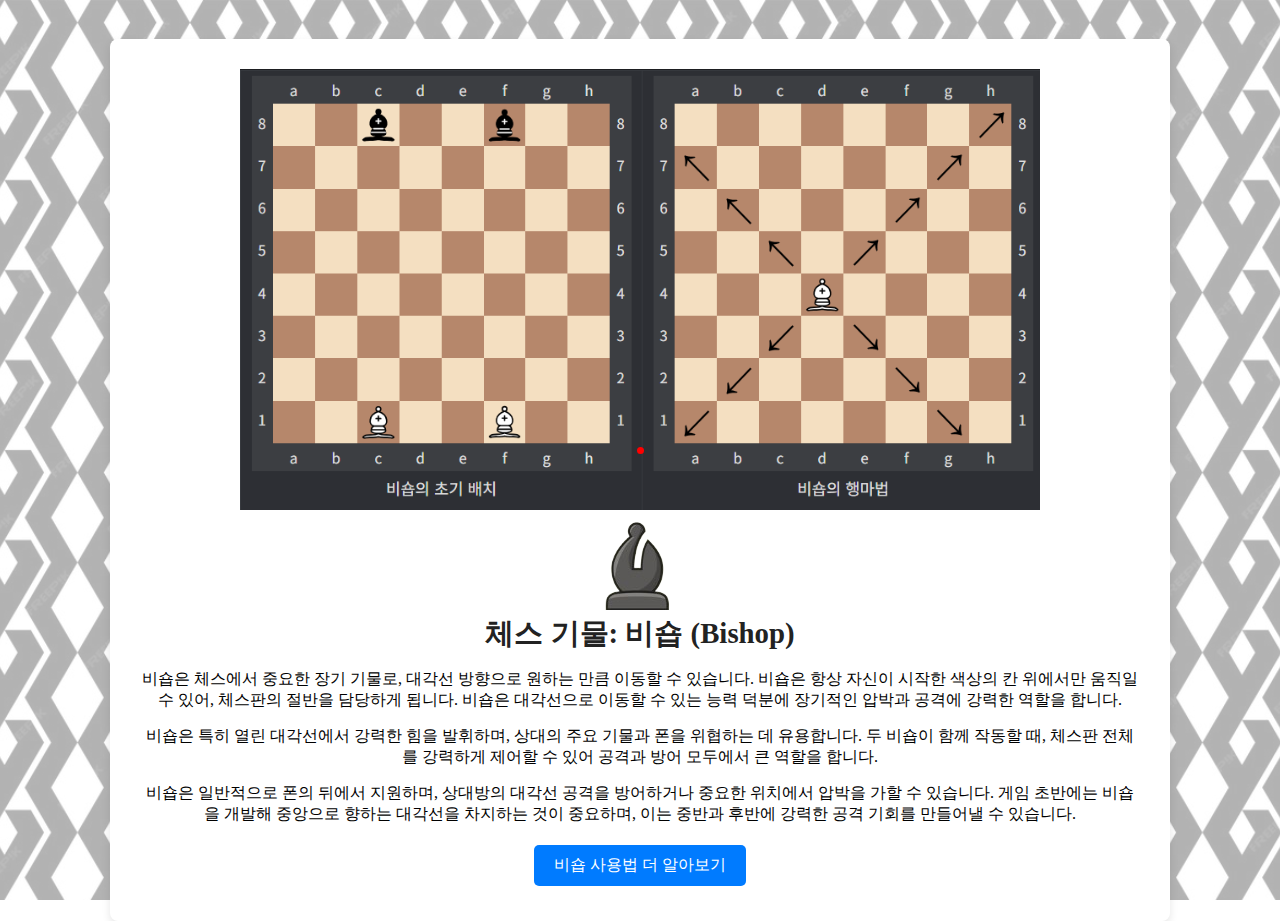
<file: sub_html/Chess_piece/bishop.html>
<!DOCTYPE html>
<html lang="ko">
<head>
    <meta charset="UTF-8">
    <meta http-equiv="X-UA-Compatible" content="IE=edge">
    <meta name="viewport" content="width=device-width, initial-scale=1.0">
    <title>체스 비숍 소개</title>
    <link rel="stylesheet" href="../../CSS/css/Chess.css">
    <link rel="stylesheet" href="../../CSS/css/Chess_Piece.css">
</head>
<body>
    <div class="bg" style="height: inherit;"></div>
    <div class="container" style="margin-top: 90px;">
        <img src="/img/chess_Img/Learn more/bishop.png" alt=""> <br>
        <img src="/img/chess_Img/bishop_split_transparent.png" alt="체스 비숍">
        <h1>체스 기물: 비숍 (Bishop)</h1>
        <p>비숍은 체스에서 중요한 장기 기물로, 대각선 방향으로 원하는 만큼 이동할 수 있습니다. 비숍은 항상 자신이 시작한 색상의 칸 위에서만 움직일 수 있어, 체스판의 절반을 담당하게 됩니다. 비숍은 대각선으로 이동할 수 있는 능력 덕분에 장기적인 압박과 공격에 강력한 역할을 합니다.</p>
        <p>비숍은 특히 열린 대각선에서 강력한 힘을 발휘하며, 상대의 주요 기물과 폰을 위협하는 데 유용합니다. 두 비숍이 함께 작동할 때, 체스판 전체를 강력하게 제어할 수 있어 공격과 방어 모두에서 큰 역할을 합니다.</p>
        <p>비숍은 일반적으로 폰의 뒤에서 지원하며, 상대방의 대각선 공격을 방어하거나 중요한 위치에서 압박을 가할 수 있습니다. 게임 초반에는 비숍을 개발해 중앙으로 향하는 대각선을 차지하는 것이 중요하며, 이는 중반과 후반에 강력한 공격 기회를 만들어낼 수 있습니다.</p>
        <a href="https://www.chess.com/learn-how-to-play-chess" target="_blank" class="btn">비숍 사용법 더 알아보기</a>
    </div>

    <div class="custom-cursor" id="cursor"></div>


    <!-- 스크립트: 마우스 움직임에 따른 체스 기물 생성 -->
    <script>
        const cursor = document.getElementById('cursor');


        // 마우스 클릭 시 포인터 색상 변경
        document.addEventListener('mousedown', () => {
            cursor.style.backgroundColor = '#00ff00'; // 클릭 시 색상: 초록색
        });

        // 마우스 클릭 해제 시 원래 색상으로 돌아감
        document.addEventListener('mouseup', () => {
            cursor.style.backgroundColor = '#ff0000'; // 기본 색상: 빨간색
        });


        document.addEventListener('mousemove', (e) => {
            cursor.style.left = e.pageX - 3 + 'px';
            cursor.style.top = e.pageY + 2 + 'px';
        });

        document.addEventListener('click', (e) => {
            e.stopPropagation(); // 클릭 이벤트가 버블링되지 않도록 설정
        });

        let mouseX = 0;
        let mouseY = 0;
        let idleInterval;
        let lastMoveTime = 0;

        const chessPieces = ['king', 'queen', 'rook', 'bishop', 'knight'];

        document.addEventListener('mousemove', (e) => {
            mouseX = e.pageX;
            mouseY = e.pageY;

            const now = Date.now();
            if (now - lastMoveTime > 200) {
                createChessPiece();
                lastMoveTime = now;
            }

            resetIdleInterval();
        });

        function resetIdleInterval() {
            clearInterval(idleInterval);
            idleInterval = setInterval(() => {
                createChessPiece();
            }, 10000); // 7초로 설정
        }

        function createChessPiece() {
            const piece = document.createElement('div');
            const pieceType = chessPieces[Math.floor(Math.random() * chessPieces.length)];
            piece.classList.add('chess-piece', pieceType);

            const randomRotation = (Math.random() * 1440 - 720) + 'deg';
            piece.style.setProperty('--rotation-angle', randomRotation);

            document.body.appendChild(piece);
            piece.style.left = `${mouseX}px`;
            piece.style.top = `${mouseY}px`;

            setTimeout(() => {
                piece.style.opacity = '1';
                piece.style.animation = 'fall 2s forwards';
                checkPiecePosition(piece);
                piece.addEventListener('animationend', () => {
                    piece.remove();
                });
                
            }, 200);
        }
        function checkPiecePosition(piece) {
            function check() {
                const pieceRect = piece.getBoundingClientRect();
                const windowHeight = window.innerHeight;

                if (pieceRect.top > windowHeight - 90) { // 기물이 화면 하단에 도달했는지 확인
                    piece.remove(); // 기물을 삭제
                } else {
                    requestAnimationFrame(check); // 계속해서 위치를 확인
                }
            }

            requestAnimationFrame(check); // 최초 호출
        }
        
    </script></body>
</html>
</file>
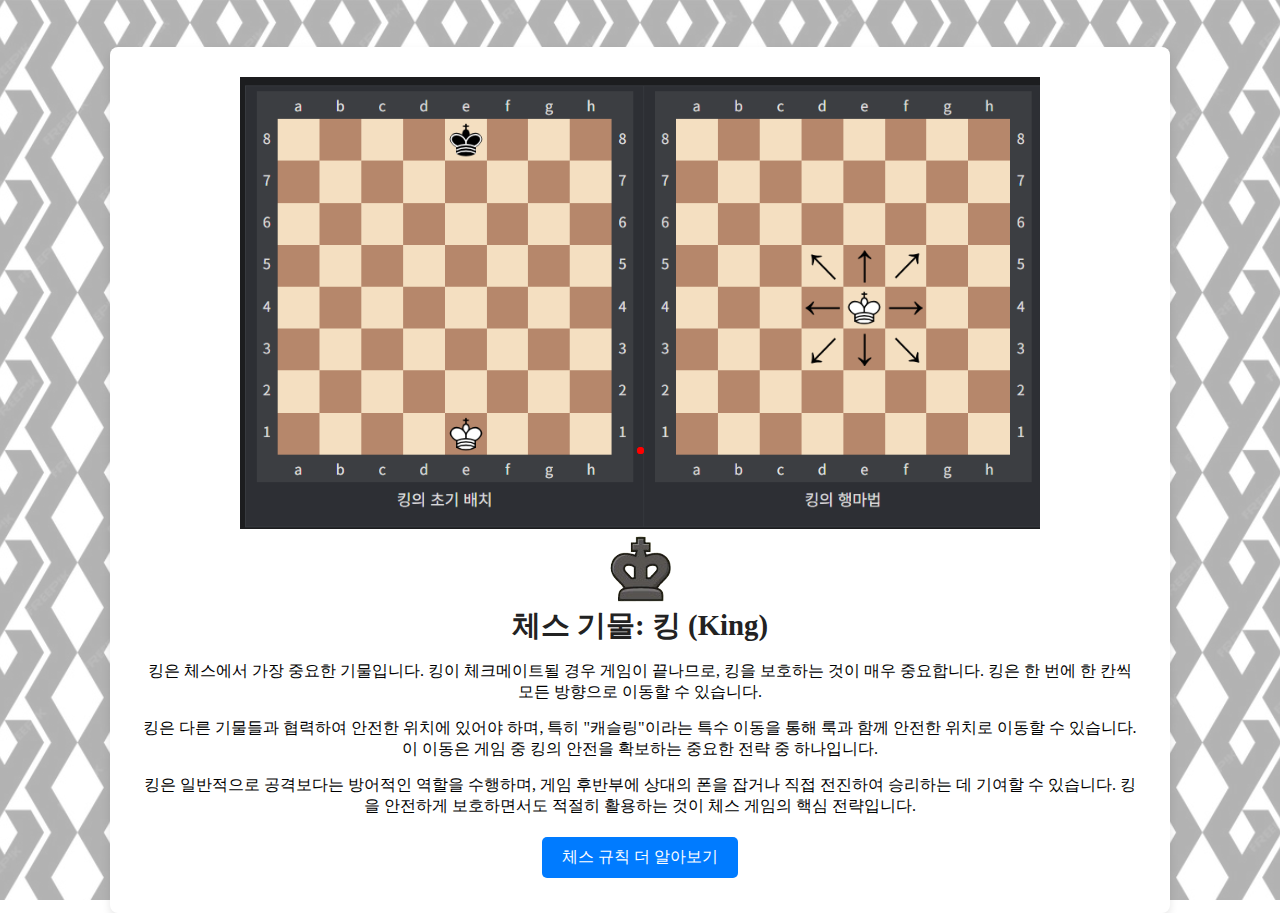
<file: sub_html/Chess_piece/king.html>
<!DOCTYPE html>
<html lang="ko">
<head>
    <meta charset="UTF-8">
    <meta http-equiv="X-UA-Compatible" content="IE=edge">
    <meta name="viewport" content="width=device-width, initial-scale=1.0">
    <title>체스 킹 소개</title>
    <link rel="stylesheet" href="../../CSS/css/Chess.css">
    <link rel="stylesheet" href="../../CSS/css/Chess_Piece.css">
</head>
<body>
    <div class="bg" style="height: inherit;"></div>

    <div class="container" style="margin-top: 90px;">
        <img src="/img/chess_Img/Learn more/kingt.png" alt=""> <br>
        <img src="/img/chess_Img/king.png" alt="체스 킹" >
        <h1>체스 기물: 킹 (King)</h1>
        <p>
            킹은 체스에서 가장 중요한 기물입니다. 킹이 체크메이트될 경우 게임이 끝나므로, 킹을 보호하는 것이 매우 중요합니다. 킹은 한 번에 한 칸씩 모든 방향으로 이동할 수 있습니다.
        </p>
        <p>
            킹은 다른 기물들과 협력하여 안전한 위치에 있어야 하며, 특히 "캐슬링"이라는 특수 이동을 통해 룩과 함께 안전한 위치로 이동할 수 있습니다. 이 이동은 게임 중 킹의 안전을 확보하는 중요한 전략 중 하나입니다.
        </p>
        <p>
            킹은 일반적으로 공격보다는 방어적인 역할을 수행하며, 게임 후반부에 상대의 폰을 잡거나 직접 전진하여 승리하는 데 기여할 수 있습니다. 킹을 안전하게 보호하면서도 적절히 활용하는 것이 체스 게임의 핵심 전략입니다.
        </p>
        <a href="https://www.chess.com/learn-how-to-play-chess" target="_blank" class="btn">체스 규칙 더 알아보기</a>
    </div>

    <div class="custom-cursor" id="cursor"></div>

    <!-- 스크립트: 마우스 움직임에 따른 커서 효과 -->
    <div class="custom-cursor" id="cursor"></div>


    <!-- 스크립트: 마우스 움직임에 따른 체스 기물 생성 -->
    <script>
        const cursor = document.getElementById('cursor');


        // 마우스 클릭 시 포인터 색상 변경
        document.addEventListener('mousedown', () => {
            cursor.style.backgroundColor = '#00ff00'; // 클릭 시 색상: 초록색
        });

        // 마우스 클릭 해제 시 원래 색상으로 돌아감
        document.addEventListener('mouseup', () => {
            cursor.style.backgroundColor = '#ff0000'; // 기본 색상: 빨간색
        });


        document.addEventListener('mousemove', (e) => {
            cursor.style.left = e.pageX - 3 + 'px';
            cursor.style.top = e.pageY + 2 + 'px';
        });

        document.addEventListener('click', (e) => {
            e.stopPropagation(); // 클릭 이벤트가 버블링되지 않도록 설정
        });

        let mouseX = 0;
        let mouseY = 0;
        let idleInterval;
        let lastMoveTime = 0;

        const chessPieces = ['king', 'queen', 'rook', 'bishop', 'knight'];

        document.addEventListener('mousemove', (e) => {
            mouseX = e.pageX;
            mouseY = e.pageY;

            const now = Date.now();
            if (now - lastMoveTime > 200) {
                createChessPiece();
                lastMoveTime = now;
            }

            resetIdleInterval();
        });

        function resetIdleInterval() {
            clearInterval(idleInterval);
            idleInterval = setInterval(() => {
                createChessPiece();
            }, 10000); // 7초로 설정
        }

        function createChessPiece() {
            const piece = document.createElement('div');
            const pieceType = chessPieces[Math.floor(Math.random() * chessPieces.length)];
            piece.classList.add('chess-piece', pieceType);

            const randomRotation = (Math.random() * 1440 - 720) + 'deg';
            piece.style.setProperty('--rotation-angle', randomRotation);

            document.body.appendChild(piece);
            piece.style.left = `${mouseX}px`;
            piece.style.top = `${mouseY}px`;

            setTimeout(() => {
                piece.style.opacity = '1';
                piece.style.animation = 'fall 2s forwards';
                checkPiecePosition(piece);
                piece.addEventListener('animationend', () => {
                    piece.remove();
                });
                
            }, 200);
        }
        function checkPiecePosition(piece) {
            function check() {
                const pieceRect = piece.getBoundingClientRect();
                const windowHeight = window.innerHeight;

                if (pieceRect.top > windowHeight - 90) { // 기물이 화면 하단에 도달했는지 확인
                    piece.remove(); // 기물을 삭제
                } else {
                    requestAnimationFrame(check); // 계속해서 위치를 확인
                }
            }

            requestAnimationFrame(check); // 최초 호출
        }
        
    </script></body>
</html>
</file>
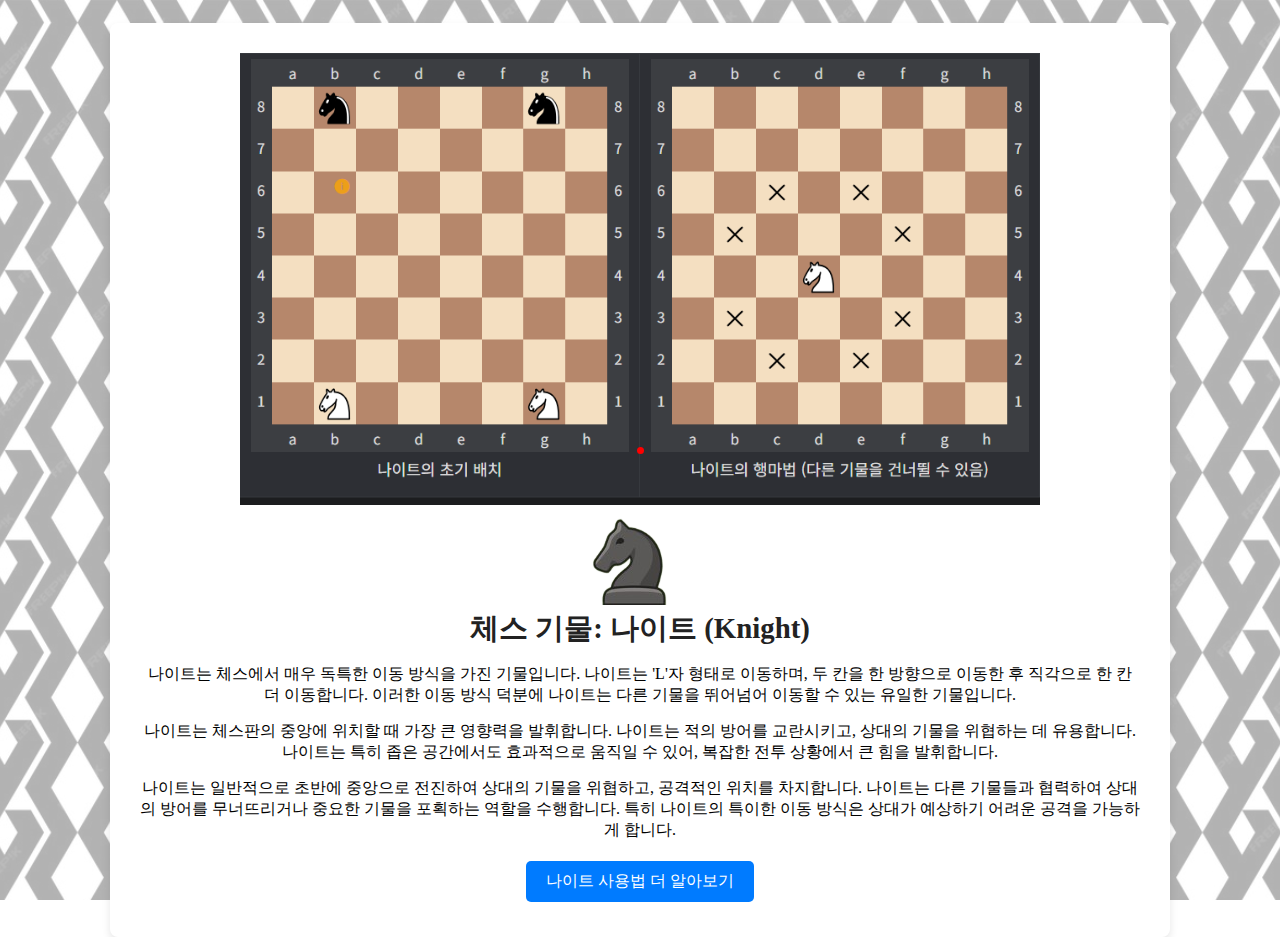
<file: sub_html/Chess_piece/knight.html>
<!DOCTYPE html>
<html lang="ko">
<head>
    <meta charset="UTF-8">
    <meta http-equiv="X-UA-Compatible" content="IE=edge">
    <meta name="viewport" content="width=device-width, initial-scale=1.0">
    <title>체스 나이트 소개</title>
    <link rel="stylesheet" href="../../CSS/css/Chess.css">
    <link rel="stylesheet" href="../../CSS/css/Chess_Piece.css">
</head>
<body>
    <div class="bg" style="height: inherit;"></div>
    <div class="container" style="margin-top: 90px;">
        <img src="/img/chess_Img/Learn more/night.png" alt=""> <br>
        <img src="/img/chess_Img/knight_split_transparent.png" alt="체스 나이트">
        <h1>체스 기물: 나이트 (Knight)</h1>
        <p>나이트는 체스에서 매우 독특한 이동 방식을 가진 기물입니다. 나이트는 'L'자 형태로 이동하며, 두 칸을 한 방향으로 이동한 후 직각으로 한 칸 더 이동합니다. 이러한 이동 방식 덕분에 나이트는 다른 기물을 뛰어넘어 이동할 수 있는 유일한 기물입니다.</p>
        <p>나이트는 체스판의 중앙에 위치할 때 가장 큰 영향력을 발휘합니다. 나이트는 적의 방어를 교란시키고, 상대의 기물을 위협하는 데 유용합니다. 나이트는 특히 좁은 공간에서도 효과적으로 움직일 수 있어, 복잡한 전투 상황에서 큰 힘을 발휘합니다.</p>
        <p>나이트는 일반적으로 초반에 중앙으로 전진하여 상대의 기물을 위협하고, 공격적인 위치를 차지합니다. 나이트는 다른 기물들과 협력하여 상대의 방어를 무너뜨리거나 중요한 기물을 포획하는 역할을 수행합니다. 특히 나이트의 특이한 이동 방식은 상대가 예상하기 어려운 공격을 가능하게 합니다.</p>
        <a href="https://www.chess.com/learn-how-to-play-chess" target="_blank" class="btn">나이트 사용법 더 알아보기</a>
    </div>

    <div class="custom-cursor" id="cursor"></div>


    <!-- 스크립트: 마우스 움직임에 따른 체스 기물 생성 -->
    <script>
        const cursor = document.getElementById('cursor');


        // 마우스 클릭 시 포인터 색상 변경
        document.addEventListener('mousedown', () => {
            cursor.style.backgroundColor = '#00ff00'; // 클릭 시 색상: 초록색
        });

        // 마우스 클릭 해제 시 원래 색상으로 돌아감
        document.addEventListener('mouseup', () => {
            cursor.style.backgroundColor = '#ff0000'; // 기본 색상: 빨간색
        });


        document.addEventListener('mousemove', (e) => {
            cursor.style.left = e.pageX - 3 + 'px';
            cursor.style.top = e.pageY + 2 + 'px';
        });

        document.addEventListener('click', (e) => {
            e.stopPropagation(); // 클릭 이벤트가 버블링되지 않도록 설정
        });

        let mouseX = 0;
        let mouseY = 0;
        let idleInterval;
        let lastMoveTime = 0;

        const chessPieces = ['king', 'queen', 'rook', 'bishop', 'knight'];

        document.addEventListener('mousemove', (e) => {
            mouseX = e.pageX;
            mouseY = e.pageY;

            const now = Date.now();
            if (now - lastMoveTime > 200) {
                createChessPiece();
                lastMoveTime = now;
            }

            resetIdleInterval();
        });

        function resetIdleInterval() {
            clearInterval(idleInterval);
            idleInterval = setInterval(() => {
                createChessPiece();
            }, 10000); // 7초로 설정
        }

        function createChessPiece() {
            const piece = document.createElement('div');
            const pieceType = chessPieces[Math.floor(Math.random() * chessPieces.length)];
            piece.classList.add('chess-piece', pieceType);

            const randomRotation = (Math.random() * 1440 - 720) + 'deg';
            piece.style.setProperty('--rotation-angle', randomRotation);

            document.body.appendChild(piece);
            piece.style.left = `${mouseX}px`;
            piece.style.top = `${mouseY}px`;

            setTimeout(() => {
                piece.style.opacity = '1';
                piece.style.animation = 'fall 2s forwards';
                checkPiecePosition(piece);
                piece.addEventListener('animationend', () => {
                    piece.remove();
                });
                
            }, 200);
        }
        function checkPiecePosition(piece) {
            function check() {
                const pieceRect = piece.getBoundingClientRect();
                const windowHeight = window.innerHeight;

                if (pieceRect.top > windowHeight - 90) { // 기물이 화면 하단에 도달했는지 확인
                    piece.remove(); // 기물을 삭제
                } else {
                    requestAnimationFrame(check); // 계속해서 위치를 확인
                }
            }

            requestAnimationFrame(check); // 최초 호출
        }
        
    </script>
</body>
</html>
</file>
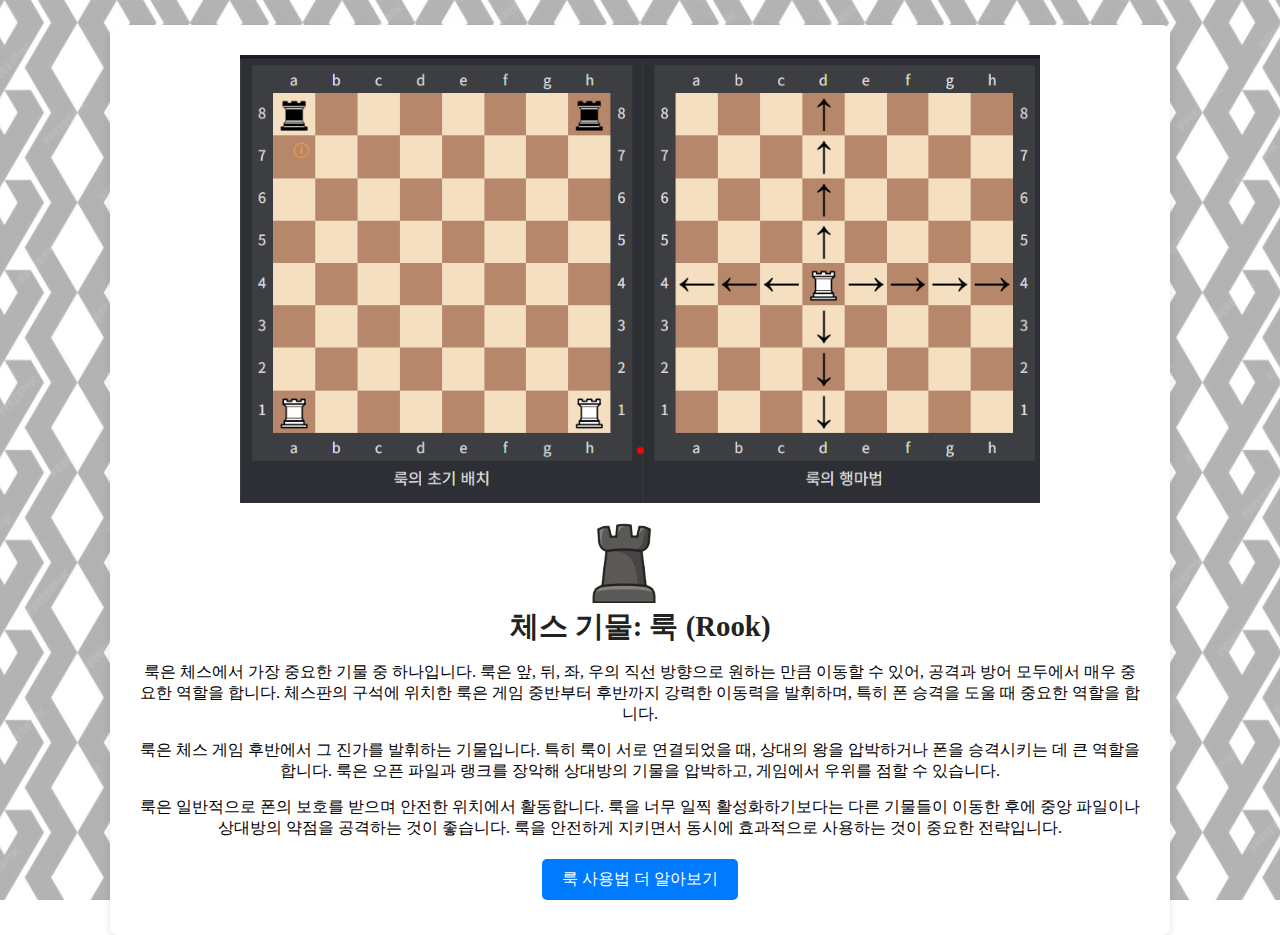
<file: sub_html/Chess_piece/look.html>
<!DOCTYPE html>
<html lang="ko">
<head>
    <meta charset="UTF-8">
    <meta http-equiv="X-UA-Compatible" content="IE=edge">
    <meta name="viewport" content="width=device-width, initial-scale=1.0">
    <title>체스 룩 소개</title>
    <link rel="stylesheet" href="../../CSS/css/Chess.css">
    <link rel="stylesheet" href="../../CSS/css/Chess_Piece.css">
</head>
<body>
    <div class="bg" style="height: inherit;"></div>

    <div class="container" style="margin-top: 90.5px;">
        <img src="/img/chess_Img/Learn more/rook.png" alt=""> <br>
        <img src="/img/chess_Img/rook_split_transparent.png" alt="체스 룩">
        <h1>체스 기물: 룩 (Rook)</h1>
        <p>룩은 체스에서 가장 중요한 기물 중 하나입니다. 룩은 앞, 뒤, 좌, 우의 직선 방향으로 원하는 만큼 이동할 수 있어, 공격과 방어 모두에서 매우 중요한 역할을 합니다. 체스판의 구석에 위치한 룩은 게임 중반부터 후반까지 강력한 이동력을 발휘하며, 특히 폰 승격을 도울 때 중요한 역할을 합니다.</p>
        <p>룩은 체스 게임 후반에서 그 진가를 발휘하는 기물입니다. 특히 룩이 서로 연결되었을 때, 상대의 왕을 압박하거나 폰을 승격시키는 데 큰 역할을 합니다. 룩은 오픈 파일과 랭크를 장악해 상대방의 기물을 압박하고, 게임에서 우위를 점할 수 있습니다.</p>
        <p>룩은 일반적으로 폰의 보호를 받으며 안전한 위치에서 활동합니다. 룩을 너무 일찍 활성화하기보다는 다른 기물들이 이동한 후에 중앙 파일이나 상대방의 약점을 공격하는 것이 좋습니다. 룩을 안전하게 지키면서 동시에 효과적으로 사용하는 것이 중요한 전략입니다.</p>
        <a href="https://www.chess.com/learn-how-to-play-chess" target="_blank" class="btn">룩 사용법 더 알아보기</a>
    </div>

    <div class="custom-cursor" id="cursor"></div>


    <!-- 스크립트: 마우스 움직임에 따른 체스 기물 생성 -->
    <script>
        const cursor = document.getElementById('cursor');


        // 마우스 클릭 시 포인터 색상 변경
        document.addEventListener('mousedown', () => {
            cursor.style.backgroundColor = '#00ff00'; // 클릭 시 색상: 초록색
        });

        // 마우스 클릭 해제 시 원래 색상으로 돌아감
        document.addEventListener('mouseup', () => {
            cursor.style.backgroundColor = '#ff0000'; // 기본 색상: 빨간색
        });


        document.addEventListener('mousemove', (e) => {
            cursor.style.left = e.pageX - 3 + 'px';
            cursor.style.top = e.pageY + 2 + 'px';
        });

        document.addEventListener('click', (e) => {
            e.stopPropagation(); // 클릭 이벤트가 버블링되지 않도록 설정
        });

        let mouseX = 0;
        let mouseY = 0;
        let idleInterval;
        let lastMoveTime = 0;

        const chessPieces = ['king', 'queen', 'rook', 'bishop', 'knight'];

        document.addEventListener('mousemove', (e) => {
            mouseX = e.pageX;
            mouseY = e.pageY;

            const now = Date.now();
            if (now - lastMoveTime > 200) {
                createChessPiece();
                lastMoveTime = now;
            }

            resetIdleInterval();
        });

        function resetIdleInterval() {
            clearInterval(idleInterval);
            idleInterval = setInterval(() => {
                createChessPiece();
            }, 10000); // 7초로 설정
        }

        function createChessPiece() {
            const piece = document.createElement('div');
            const pieceType = chessPieces[Math.floor(Math.random() * chessPieces.length)];
            piece.classList.add('chess-piece', pieceType);

            const randomRotation = (Math.random() * 1440 - 720) + 'deg';
            piece.style.setProperty('--rotation-angle', randomRotation);

            document.body.appendChild(piece);
            piece.style.left = `${mouseX}px`;
            piece.style.top = `${mouseY}px`;

            setTimeout(() => {
                piece.style.opacity = '1';
                piece.style.animation = 'fall 2s forwards';
                checkPiecePosition(piece);
                piece.addEventListener('animationend', () => {
                    piece.remove();
                });
                
            }, 200);
        }
        function checkPiecePosition(piece) {
            function check() {
                const pieceRect = piece.getBoundingClientRect();
                const windowHeight = window.innerHeight;

                if (pieceRect.top > windowHeight - 90) { // 기물이 화면 하단에 도달했는지 확인
                    piece.remove(); // 기물을 삭제
                } else {
                    requestAnimationFrame(check); // 계속해서 위치를 확인
                }
            }

            requestAnimationFrame(check); // 최초 호출
        }
        
    </script>
    </body>
</html>
</file>
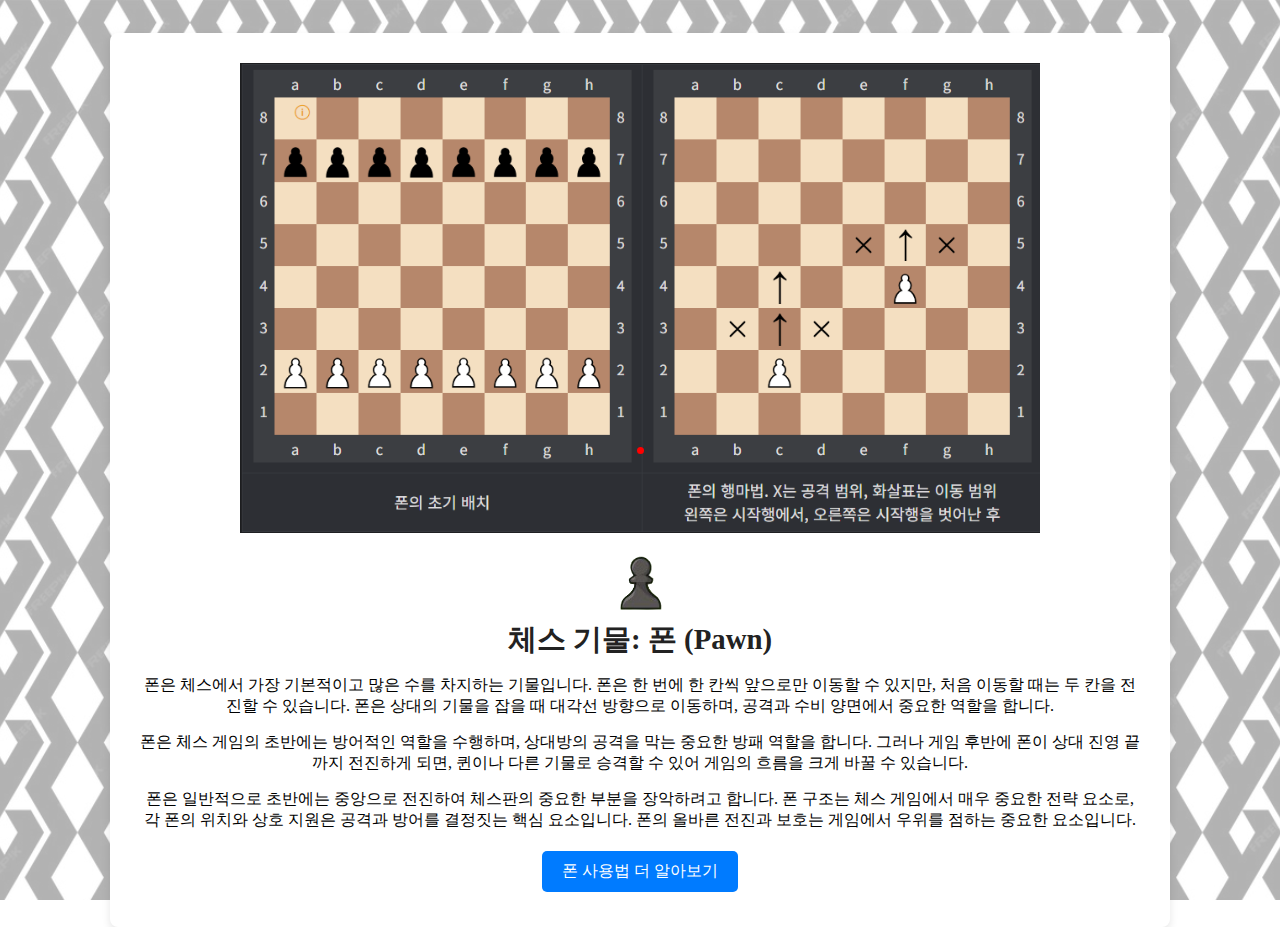
<file: sub_html/Chess_piece/pawn.html>
<!DOCTYPE html>
<html lang="ko">
<head>
    <meta charset="UTF-8">
    <meta http-equiv="X-UA-Compatible" content="IE=edge">
    <meta name="viewport" content="width=device-width, initial-scale=1.0">
    <title>체스 폰 소개</title>
    <link rel="stylesheet" href="../../CSS/css/Chess.css">
    <link rel="stylesheet" href="../../CSS/css/Chess_Piece.css">
</head>
<body>
    <div class="bg" style="height: inherit;"></div>
    <div class="container" style="margin-top: 90px;">
        <img src="/img/chess_Img/Learn more/pawn.png" alt=""> <br>
        <img src="/img/chess_Img/pawn.png" alt="체스 폰">
        <h1>체스 기물: 폰 (Pawn)</h1>
        <p>폰은 체스에서 가장 기본적이고 많은 수를 차지하는 기물입니다. 폰은 한 번에 한 칸씩 앞으로만 이동할 수 있지만, 처음 이동할 때는 두 칸을 전진할 수 있습니다. 폰은 상대의 기물을 잡을 때 대각선 방향으로 이동하며, 공격과 수비 양면에서 중요한 역할을 합니다.</p>
        <p>폰은 체스 게임의 초반에는 방어적인 역할을 수행하며, 상대방의 공격을 막는 중요한 방패 역할을 합니다. 그러나 게임 후반에 폰이 상대 진영 끝까지 전진하게 되면, 퀸이나 다른 기물로 승격할 수 있어 게임의 흐름을 크게 바꿀 수 있습니다.</p>
        <p>폰은 일반적으로 초반에는 중앙으로 전진하여 체스판의 중요한 부분을 장악하려고 합니다. 폰 구조는 체스 게임에서 매우 중요한 전략 요소로, 각 폰의 위치와 상호 지원은 공격과 방어를 결정짓는 핵심 요소입니다. 폰의 올바른 전진과 보호는 게임에서 우위를 점하는 중요한 요소입니다.</p>
        <a href="https://www.chess.com/learn-how-to-play-chess" target="_blank" class="btn">폰 사용법 더 알아보기</a>
    </div>

    <div class="custom-cursor" id="cursor"></div>


    <!-- 스크립트: 마우스 움직임에 따른 체스 기물 생성 -->
    <script>
        const cursor = document.getElementById('cursor');


        // 마우스 클릭 시 포인터 색상 변경
        document.addEventListener('mousedown', () => {
            cursor.style.backgroundColor = '#00ff00'; // 클릭 시 색상: 초록색
        });

        // 마우스 클릭 해제 시 원래 색상으로 돌아감
        document.addEventListener('mouseup', () => {
            cursor.style.backgroundColor = '#ff0000'; // 기본 색상: 빨간색
        });


        document.addEventListener('mousemove', (e) => {
            cursor.style.left = e.pageX - 3 + 'px';
            cursor.style.top = e.pageY + 2 + 'px';
        });

        document.addEventListener('click', (e) => {
            e.stopPropagation(); // 클릭 이벤트가 버블링되지 않도록 설정
        });

        let mouseX = 0;
        let mouseY = 0;
        let idleInterval;
        let lastMoveTime = 0;

        const chessPieces = ['king', 'queen', 'rook', 'bishop', 'knight'];

        document.addEventListener('mousemove', (e) => {
            mouseX = e.pageX;
            mouseY = e.pageY;

            const now = Date.now();
            if (now - lastMoveTime > 200) {
                createChessPiece();
                lastMoveTime = now;
            }

            resetIdleInterval();
        });

        function resetIdleInterval() {
            clearInterval(idleInterval);
            idleInterval = setInterval(() => {
                createChessPiece();
            }, 10000); // 7초로 설정
        }

        function createChessPiece() {
            const piece = document.createElement('div');
            const pieceType = chessPieces[Math.floor(Math.random() * chessPieces.length)];
            piece.classList.add('chess-piece', pieceType);

            const randomRotation = (Math.random() * 1440 - 720) + 'deg';
            piece.style.setProperty('--rotation-angle', randomRotation);

            document.body.appendChild(piece);
            piece.style.left = `${mouseX}px`;
            piece.style.top = `${mouseY}px`;

            setTimeout(() => {
                piece.style.opacity = '1';
                piece.style.animation = 'fall 2s forwards';
                checkPiecePosition(piece);
                piece.addEventListener('animationend', () => {
                    piece.remove();
                });
                
            }, 200);
        }
        function checkPiecePosition(piece) {
            function check() {
                const pieceRect = piece.getBoundingClientRect();
                const windowHeight = window.innerHeight;

                if (pieceRect.top > windowHeight - 90) { // 기물이 화면 하단에 도달했는지 확인
                    piece.remove(); // 기물을 삭제
                } else {
                    requestAnimationFrame(check); // 계속해서 위치를 확인
                }
            }

            requestAnimationFrame(check); // 최초 호출
        }
        
    </script>
    </body>
</html>
</file>
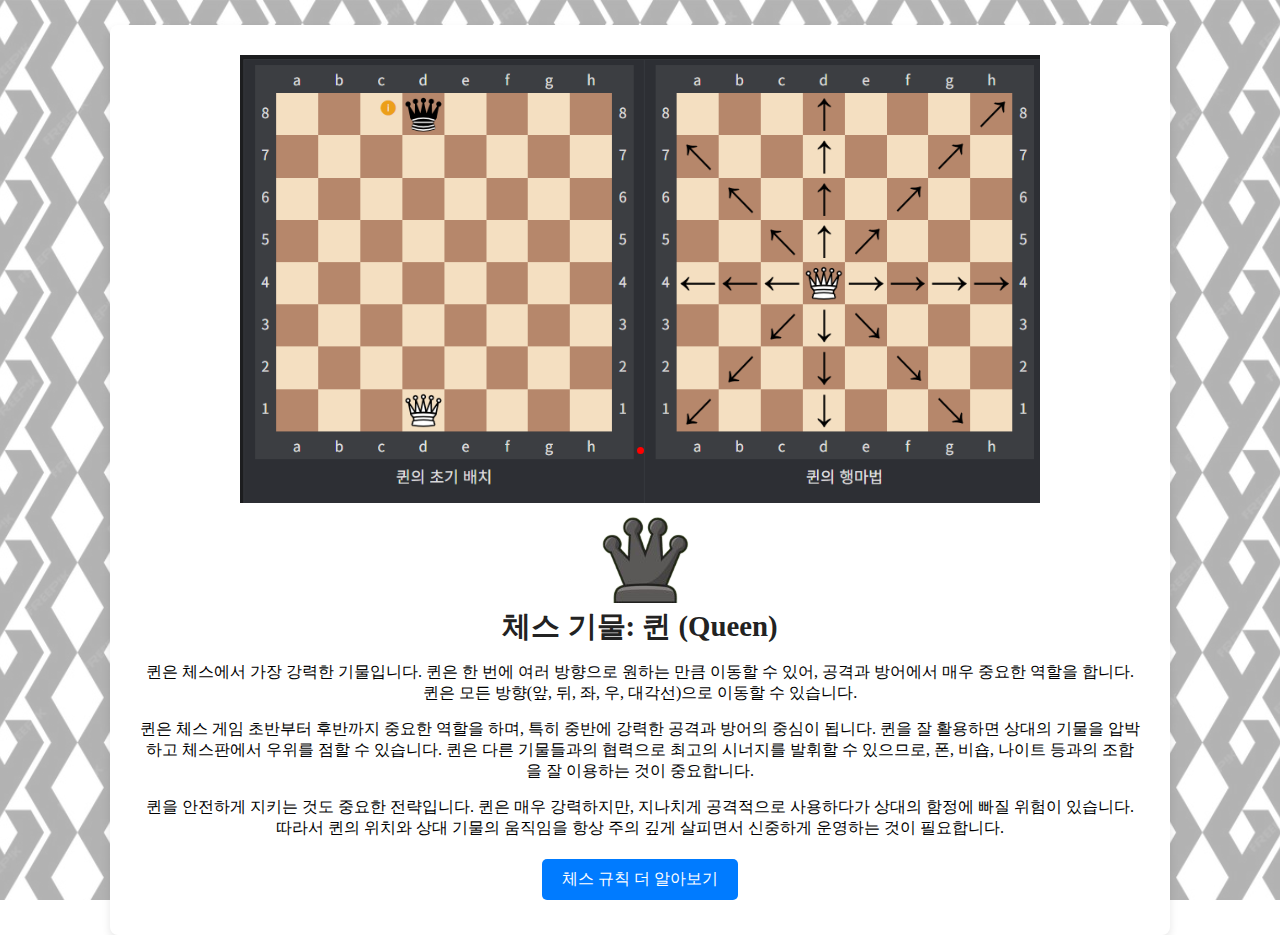
<file: sub_html/Chess_piece/pueen.html>
<!DOCTYPE html>
<html lang="ko">
<head>
    <meta charset="UTF-8">
    <meta http-equiv="X-UA-Compatible" content="IE=edge">
    <meta name="viewport" content="width=device-width, initial-scale=1.0">
    <title>체스 퀸 소개</title>
    <link rel="stylesheet" href="../../CSS/css/Chess.css">
    <link rel="stylesheet" href="../../CSS/css/Chess_Piece.css">
</head>
<body>
    <div class="bg" style="height: inherit;"></div>

    <div class="container" style="margin-top: 90px;">
        <img src="/img/chess_Img/Learn more/quenet.png" alt=""> <br>
        <img src="/img/chess_Img/queen_split_transparent.png" alt="체스 퀸">
        <h1>체스 기물: 퀸 (Queen)</h1>
        <p>
            퀸은 체스에서 가장 강력한 기물입니다. 퀸은 한 번에 여러 방향으로 원하는 만큼 이동할 수 있어, 공격과 방어에서 매우 중요한 역할을 합니다. 퀸은 모든 방향(앞, 뒤, 좌, 우, 대각선)으로 이동할 수 있습니다.
        </p>
        <p>
            퀸은 체스 게임 초반부터 후반까지 중요한 역할을 하며, 특히 중반에 강력한 공격과 방어의 중심이 됩니다. 퀸을 잘 활용하면 상대의 기물을 압박하고 체스판에서 우위를 점할 수 있습니다. 퀸은 다른 기물들과의 협력으로 최고의 시너지를 발휘할 수 있으므로, 폰, 비숍, 나이트 등과의 조합을 잘 이용하는 것이 중요합니다.
        </p>
        <p>
            퀸을 안전하게 지키는 것도 중요한 전략입니다. 퀸은 매우 강력하지만, 지나치게 공격적으로 사용하다가 상대의 함정에 빠질 위험이 있습니다. 따라서 퀸의 위치와 상대 기물의 움직임을 항상 주의 깊게 살피면서 신중하게 운영하는 것이 필요합니다.
        </p>
        <a href="https://www.chess.com/learn-how-to-play-chess" target="_blank" class="btn">체스 규칙 더 알아보기</a>
    </div>

    <div class="custom-cursor" id="cursor"></div>


    <!-- 스크립트: 마우스 움직임에 따른 체스 기물 생성 -->
    <script>
        const cursor = document.getElementById('cursor');


        // 마우스 클릭 시 포인터 색상 변경
        document.addEventListener('mousedown', () => {
            cursor.style.backgroundColor = '#00ff00'; // 클릭 시 색상: 초록색
        });

        // 마우스 클릭 해제 시 원래 색상으로 돌아감
        document.addEventListener('mouseup', () => {
            cursor.style.backgroundColor = '#ff0000'; // 기본 색상: 빨간색
        });


        document.addEventListener('mousemove', (e) => {
            cursor.style.left = e.pageX - 3 + 'px';
            cursor.style.top = e.pageY + 2 + 'px';
        });

        document.addEventListener('click', (e) => {
            e.stopPropagation(); // 클릭 이벤트가 버블링되지 않도록 설정
        });

        let mouseX = 0;
        let mouseY = 0;
        let idleInterval;
        let lastMoveTime = 0;

        const chessPieces = ['king', 'queen', 'rook', 'bishop', 'knight'];

        document.addEventListener('mousemove', (e) => {
            mouseX = e.pageX;
            mouseY = e.pageY;

            const now = Date.now();
            if (now - lastMoveTime > 200) {
                createChessPiece();
                lastMoveTime = now;
            }

            resetIdleInterval();
        });

        function resetIdleInterval() {
            clearInterval(idleInterval);
            idleInterval = setInterval(() => {
                createChessPiece();
            }, 10000); // 7초로 설정
        }

        function createChessPiece() {
            const piece = document.createElement('div');
            const pieceType = chessPieces[Math.floor(Math.random() * chessPieces.length)];
            piece.classList.add('chess-piece', pieceType);

            const randomRotation = (Math.random() * 1440 - 720) + 'deg';
            piece.style.setProperty('--rotation-angle', randomRotation);

            document.body.appendChild(piece);
            piece.style.left = `${mouseX}px`;
            piece.style.top = `${mouseY}px`;

            setTimeout(() => {
                piece.style.opacity = '1';
                piece.style.animation = 'fall 2s forwards';
                checkPiecePosition(piece);
                piece.addEventListener('animationend', () => {
                    piece.remove();
                });
                
            }, 200);
        }
        function checkPiecePosition(piece) {
            function check() {
                const pieceRect = piece.getBoundingClientRect();
                const windowHeight = window.innerHeight;

                if (pieceRect.top > windowHeight - 90) { // 기물이 화면 하단에 도달했는지 확인
                    piece.remove(); // 기물을 삭제
                } else {
                    requestAnimationFrame(check); // 계속해서 위치를 확인
                }
            }

            requestAnimationFrame(check); // 최초 호출
        }
        
    </script>
    </body>
</html>
</file>
<file: CSS/css/Chess.css>
* {
    margin: 0;
    padding: 0;
    cursor: none;
}

body {
    margin: 0;
    height: 100vh;
    background-color: #fff;
    
    display: flex;
    justify-content: center;
    align-items: center;
    position: relative;
    flex-direction: column;
    
}

.bg { 
    position:absolute;
    top: 0;
    left: 0;
    max-width: 100%;
    width: 100%;
    height: 425vh; /*사이트 전체 길이 설정*/
    background-repeat: repeat;
    background-image: url('/img/chess_Img/free-vector-seamless-repeating-pattern-background_927442-10.jpg'); /* 배경 이미지 경로 확인 */
    
    background-position: center;
    background-size: contain;
    opacity: 0.3;
    z-index: -1; /* 배경을 맨 뒤로 보냄 */

    
}

.chess-piece {
    position: absolute;
    width: 50px;
    height: 50px;
    opacity: 0;
    transition: opacity 0.3s ease-out, transform 0.2s ease-out;
    z-index: 9999; /* 마우스 기물을 맨 앞으로 배치 */
    transform: translate(-50%, -50%); /* 기물이 마우스 중앙에 위치하도록 조정 */
}

.custom-cursor {
    position: absolute;
    width: 7px;
    height: 7px;
    border-radius: 50%;
    background-color: #ff0000;
    pointer-events: none;
    transition: background-color 0.05s ease;
    z-index: 9999;
    
}
.custom-cursor.click-effect {
    transform: scale(0.7);
    transition: transform 0.1s ease; /* 클릭 후 즉각 반응 */
}

.king { background: url('/img/chess_Img/king.png') no-repeat center/contain; }
.queen { background: url('/img/chess_Img/queen_split_transparent.png') no-repeat center/contain; }
.rook { background: url('/img/chess_Img/rook_split_transparent.png') no-repeat center/contain; }
.bishop { background: url('/img/chess_Img/bishop_split_transparent.png') no-repeat center/contain; }
.knight { background: url('/img/chess_Img/knight_split_transparent.png') no-repeat center/contain; }

@keyframes fall {
    0% {
        opacity: 1;
        transform: translateY(0) rotate(0deg);
    }
    100% {
        opacity: 0;
        transform: translateY(55vh) rotate(var(--rotation-angle));
    }
}

.header {
    position:absolute;
    top: 0;
    left: 50%;
    transform: translateX(-50%);
    width: 99.9%;
    max-height: 100%;
    max-width:110%;
    text-align: center;
    z-index: 50;
    padding: 1%;
    background-position: center;
    background-size: cover;
    background-image: url('../../chess_Img/free-vector-seamless-repeating-pattern-background_927442-10.jpg');
    
}


.header img {
    max-width: 100%;
    max-height:100%;
    width:87%;
    height: 100%;
    position:absolute;
    

}
.title{
    position: absolute; /* 이미지 위에 텍스트를 배치하기 위해 */
    top: 50%; /* 수직 중앙에 배치 */
    left: 50%; /* 수평 중앙에 배치 */
    transform: translate(-50%, -50%); /* 정확히 중앙에 배치 */
    color: hsl(0, 0%, 50%); /* 텍스트 색상 */
    font-size: 5rem;
    font-weight: bold;
    text-shadow: 2px 2px 5px rgba(0, 0, 0, 0.7); /* 텍스트 가독성을 높이기 위해 그림자 추가 */
}
/* 체스 설명을 이미지 밑에 고정 */
.container {
    position:absolute;
    top: 50%;
    width: 90%;
    max-width: 1200px;
    margin: 28%;
    padding: 20px;
    background-color: rgba(256, 256, 256, 0.8);
    box-shadow: 0 0 10px rgba(0, 0, 0, 0.1);
    z-index: 999;
    
}

.intro {
    margin-bottom: 40;
}

.intro img {
    
    width: 100%;
    height: auto;
    max-width: 600%;
    display: block;
    margin: 0 auto;
}

.intro p {
    font-size: 1.4em;
    line-height: 1.6;
    margin-top: 20px;
}

/* 기물 설명 섹션 */
.pieces {
    display: flex;
    justify-content: space-around;
    flex-wrap: wrap;
    max-width: 100%;
    height: auto;
}

.piece {
    width: 180px;
    text-align: center;
    margin-bottom: 30px;
    max-width: 100%;
    display: flex;
    flex-direction: column; /* 세로로 아이템 배치 */
    justify-content: space-between; /* 버튼을 아래로 배치 */
    height: 300px; /* 모든 기물 설명 섹션의 고정 높이 */
    background-color: rgba(256, 256, 256, 0.5); /* 약간의 배경 추가 */
    padding: 10px;
}

.piece img {
    width: 100px;
    height: auto;
    max-width: 100%;
    margin: 0 auto; /* 이미지를 중앙 정렬 */
}

.piece h3 {
    margin-top: 10px;
    font-size: 1.2em;
}

.piece p {
    flex-grow: 2; /* 설명 부분이 남은 공간을 채우도록 함 */
    font-size: 0.9em;
}

.piece a {
    display: inline-block;
    background-color: #8b8b8b;
    color: white;
    padding: 5px 10px;
    border-radius: 5px;
    text-decoration: none;
    margin-top: 15px;
    align-self: center; /* 버튼을 중앙에 위치시킴 */
}

.piece a:hover {
    background-color: #666666;
}


/* 버튼 스타일링 */
.a-container {
    position: relative;
    display: flex;
    flex-direction: column; /* 버튼을 세로로 나열 */
    justify-content:flex-start;
    align-items: center;
    gap: 10px; /* 버튼 간격 */
    width: 100%;
    max-width: 500px;
    margin-bottom: -360%;/*버튼 위치 설정*/
    margin-top: 1% ; /* 위아래 여백 설정 */
    text-align: center;
}

/* 버튼 스타일링 */
a {
    
    display: inline;
    background-color: #8b8b8b;
    color: white;
    padding: 10px 20px;
    border: none;
    border-radius: 5px;
    cursor: pointer; /* 커서 모양을 기본으로 설정 */
    font-size: 16px;
    text-decoration: none;
    margin: 5px 0; /* 버튼 사이 간격 조정 */
}

/* 마우스를 올렸을 때의 효과 */
a:hover {
    background-color: #4d4d4d;
    transition: transform 0.1s ease, background-color 0.1s ease;
}

/* 버튼 클릭 시 효과 */
a:active {
    background-color: #4d4c4c;
    transform: scale(0.98); /* 살짝 눌리는 효과 */
    color: black;
}

/* 버튼을 비활성화 했을 때 스타일 */
a:disabled {
    background-color: #cccccc;
    cursor: not-allowed;
}

/* .block 설정 */
.block {
    width: 60%; /* 너비를 적절하게 설정 */
    max-width: 300%; /* 최대 너비 제한 */
    margin: 10px auto; /* 중앙 정렬 */
}
ul {
    font-size: 1.4rem; /* ul 내 텍스트 크기 */
    line-height: 1.8;
    margin-left: 2rem; /* ul의 왼쪽 여백 */
}

li {
    font-size: 1.4rem; /* li의 폰트 크기 */
    margin-bottom: 1rem; /* 각 li 요소 사이의 간격 */
}
.opening{
    color:#121212;
    font-size: 1.5rem;
}
.rules h2{
    font-size: 2.7rem;
}
</file>
<file: CSS/css/Chess_Piece.css>
*{
    cursor: none;
}
body {
      cursor: none;
  }

.container {
    background: #fff;
    padding: 30px;
    margin: 30px;
    border-radius: 8px;
    box-shadow: 0 4px 8px rgba(0, 0, 0, 0.1);
    max-width: 1000px;
    text-align: center;
    position:static;
    
}
img {
    max-width: 80%;
    height: auto;
    
}
h1 {
    color: #222;
    font-size: 1.8em;
    margin-bottom: 15px;
}
p {
    font-size: 1em;
    margin-bottom: 15px;
}
.btn {
    cursor: none;
    display: inline-block;
    background-color: #007bff;
    color: #fff;
    padding: 10px 20px;
    text-decoration: none;
    border-radius: 5px;
    transition: background-color 0.3s;
}
.btn:hover {
    background-color: #0056b3;
    cursor: none;
}
.custom-cursor {
    position: absolute;
    width: 7px;
    height: 7px;
    border-radius: 50%;
    background-color: #ff0000;
    pointer-events: none;
    transition: background-color 0.05s ease;
    z-index: 9999;
    
}
.custom-cursor.click-effect {
    transform: scale(0.7);
    transition: transform 0.1s ease; /* 클릭 후 즉각 반응 */
}
.chess-piece {
    position: absolute;
    width: 50px;
    height: 50px;
    opacity: 0;
    transition: opacity 0.5s ease-out, transform 0.2s ease-out;
    z-index: 9999; /* 마우스 기물을 맨 앞으로 배치 */
    transform: translate(-50%, -50%); /* 기물이 마우스 중앙에 위치하도록 조정 */
}



.king { background: url('../../chess_Img/king.png') no-repeat center/contain; }
.queen { background: url('../../chess_Img/queen_split_transparent.png') no-repeat center/contain; }
.rook { background: url('../../chess_Img/rook_split_transparent.png') no-repeat center/contain; }
.bishop { background: url('../../chess_Img/bishop_split_transparent.png') no-repeat center/contain; }
.knight { background: url('../../chess_Img/knight_split_transparent.png') no-repeat center/contain; }

@keyframes fall {
0% {
  opacity: 1;
  transform: translateY(0) rotate(0deg);
}
100% {
  opacity: 0;
  transform: translateY(55vh) rotate(var(--rotation-angle));
}
}
</file>
